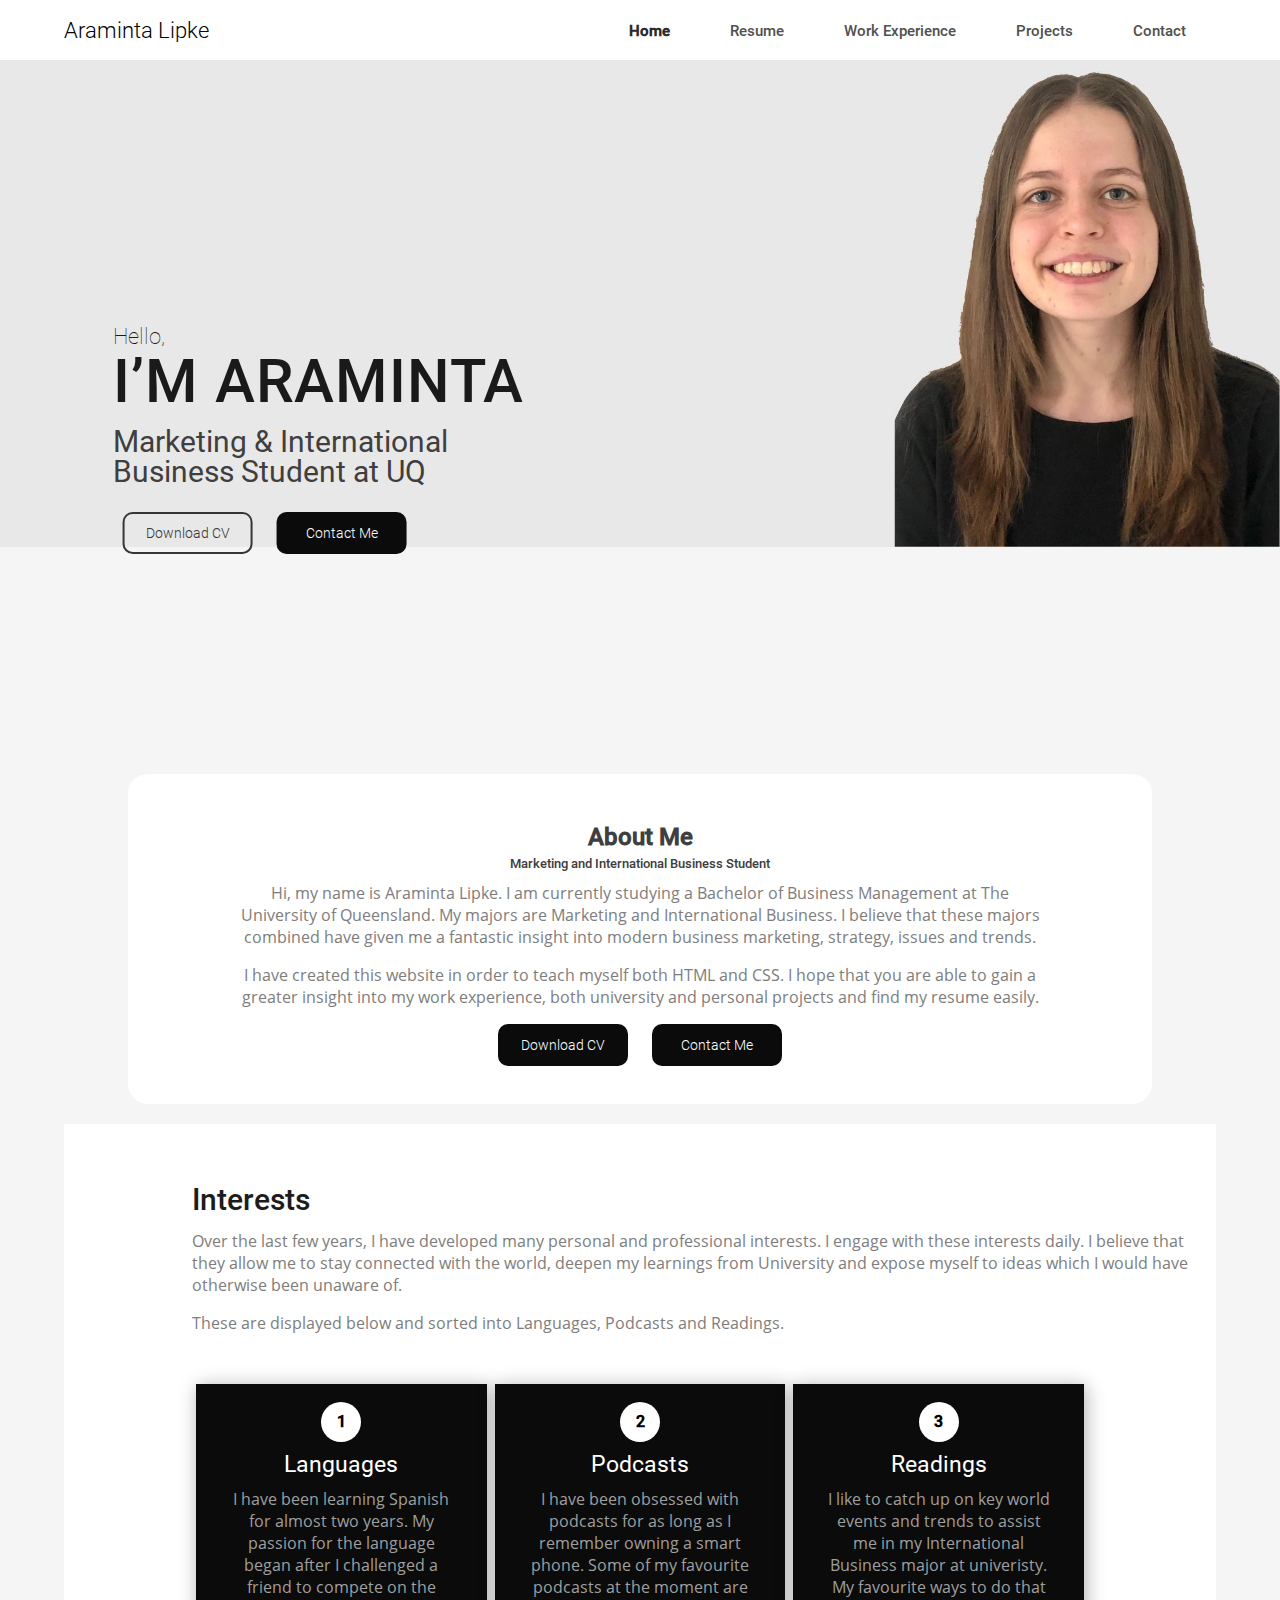
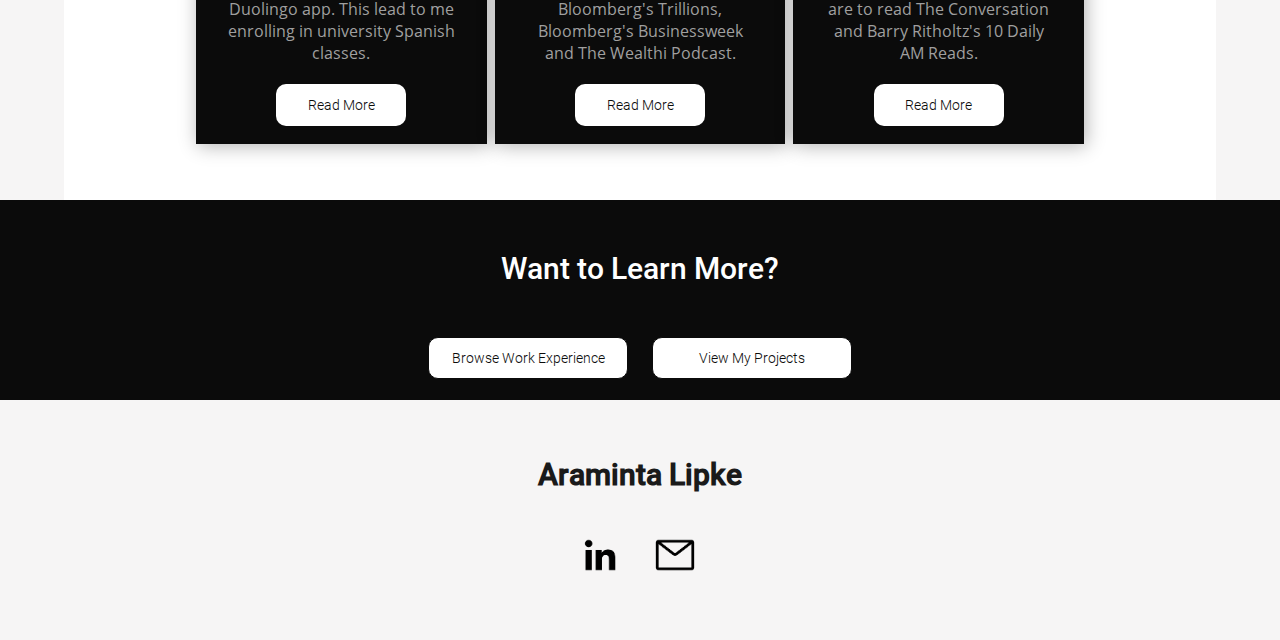
<file: index.html>
<!DOCTYPE html>
<html>
    <head>
        <meta charset="uft-8">
        <meta http-equiv="X-UA-Compatible" content="IE-edge">
        <meta name="viewport" content="width=device-width, initial-scale=1.0" >
        <title>Araminta Lipke | Home</title>
        <link rel="stylesheet" href="styles.css">
    </head>
    <body>
        <header>
            <nav>
                <a class="logo" href="index.html">Araminta Lipke</a>
                <ul>
                    <li><a href="index.html" class="active">Home</a></li>
                    <li><a href="Resume.html">Resume</a></li>
                    <li><a href="Work Experience.html">Work Experience</a></li>
                    <li><a href="Projects.html">Projects</a></li>
                    <li><a href="Contact.html">Contact</a></li>
                </ul>
                <div class="toggle"></div>
            </nav>
        </header>
        <section class="content-home">
            <div class="text-container">
                <p>Hello,</p>
                <p>I&#8217;M ARAMINTA</p>
                <p>Marketing & International<br>Business Student at UQ</p>
                <a href="Files/AramintaLIPKE_CV2020.pdf" download=""><button type="button" class="cv-btn">Download CV</button></a>
                <a href="mailto:aramintalipke@outlook.com"><button type="button" class="contact-btn">Contact Me</button></a>
            </div>
                <img class="cover" src="Images/Cover.png" alt="">
        </section>
            <div class="about-container">
                <div class="about-text">
                    <p>About Me</p>
                    <p>Marketing and International Business Student</p>
                    <p>Hi, my name is Araminta Lipke. I am currently studying a Bachelor of Business Management at The University of Queensland. My majors are Marketing and International Business. I believe that these majors combined have given me a fantastic insight into modern business marketing, strategy, issues and trends. </p>
                    <p> I have created this website in order to teach myself both HTML and CSS. I hope that you are able to gain a greater insight into my work experience, both university and personal projects and find my resume easily.</p>
                    <a href="Files/AramintaLIPKE_CV2020.pdf" download=""><button type="button" class="about-btn">Download CV</button></a>
                    <a href="mailto:aramintalipke@outlook.com"><button type="button" class="about-btn">Contact Me</button></a>
                </div>
            </div>
            <div class="interests">
                <div class="interests-text">
                    <p>Interests</p>
                    <p>Over the last few years, I have developed many personal and professional interests. I engage with these interests daily. I believe that they allow me to stay connected with the world, deepen my learnings from University and expose myself to ideas which I would have otherwise been unaware of.</p>
                    <p>These are displayed below and sorted into Languages, Podcasts and Readings.</p>
                </div>
                <div class="box-container">
                    <div class="box-1">
                        <span>1</span>
                        <p class="interest-heading">Languages</p>
                        <p class="interest-details">I have been learning Spanish for almost two years. My passion for the language began after I challenged a friend to compete on the Duolingo app. This lead to me enrolling in university Spanish classes.</p>
                        <a href="Languages.html"><button type="button" class="interest-button">Read More</button></a>
                    </div>
                    <div class="box-2">
                        <span>2</span>
                        <p class="interest-heading">Podcasts</p>
                        <p class="interest-details">I have been obsessed with podcasts for as long as I remember owning a smart phone. Some of my favourite podcasts at the moment are Bloomberg's Trillions, Bloomberg's Businessweek and The Wealthi Podcast.</p>
                        <a href="Podcasts.html"><button type="button" class="interest-button">Read More</button></a>
                    </div>
                    <div class="box-3">
                        <span>3</span>
                        <p class="interest-heading">Readings</p>
                        <p class="interest-details">I like to catch up on key world events and trends to assist me in my International Business major at univeristy. My favourite ways to do that are to read The Conversation and Barry Ritholtz's 10 Daily AM Reads.</p>
                        <a href="Readings.html"><button type="button" class="interest-button">Read More</button></a>
                    </div>
                </div>
            </div>
            <div class="home-moreinfo">
                    <p>Want to Learn More?</p>
                    <div class="info-btn">
                        <a href="Work Experience.html"><button type="button" class="moreinfo-button">Browse Work Experience</button></a>
                        <a href="Projects.html"><button type="button" class="moreinfo-button">View My Projects</button></a>
                    </div>
            </div>
        <footer>
            <p>Araminta Lipke</p>
            <div class="footer-icons">
                <a href="http://www.linkedin.com/in/araminta-lipke"> <img src="Images/Linkedin Logo Black.png" alt="LinkedIn Logo"> </a>
                <a href="mailto:aramintalipke@gmail.com"> <img src="Images/Email Logo Black.png" alt="Email Logo"> </a>
            </div>
        </footer>
    </body>
</html>
</file>
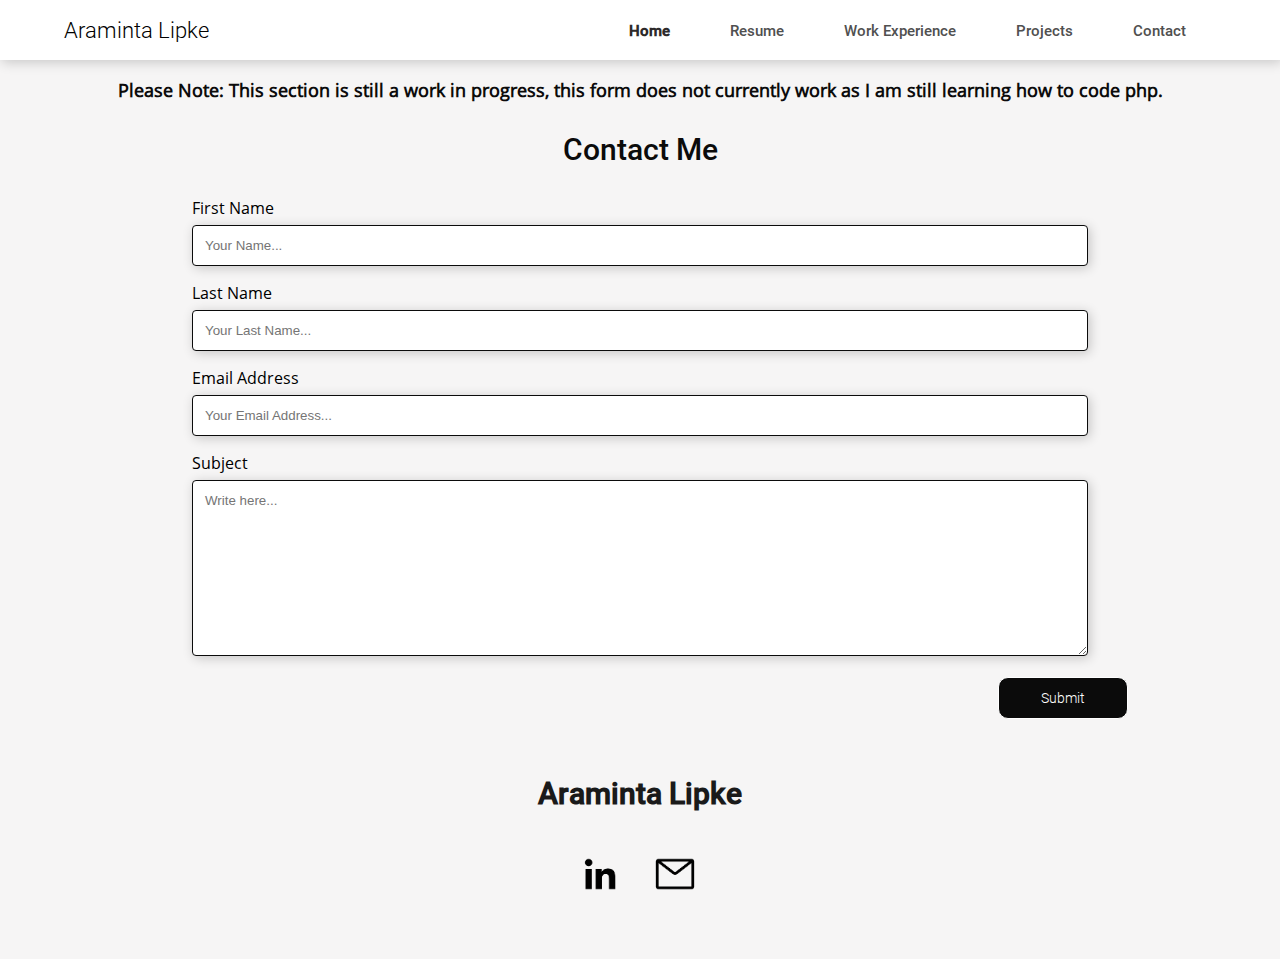
<file: Contact.html>
<!DOCTYPE html>
<html>
    <head>
        <meta charset="uft-8">
        <meta http-equiv="X-UA-Compatible" content="IE-edge">
        <meta name="viewport" content="width=device-width, initial-scale=1.0" >
        <title>Araminta Lipke | Home</title>
        <link rel="stylesheet" href="styles.css">
    </head>
    <body>
        <header>
            <nav>
                <a class="logo" href="index.html">Araminta Lipke</a>
                <ul>
                    <li><a href="index.html" class="active">Home</a></li>
                    <li><a href="Resume.html">Resume</a></li>
                    <li><a href="Work Experience.html">Work Experience</a></li>
                    <li><a href="Projects.html">Projects</a></li>
                    <li><a href="Contact.html">Contact</a></li>
                </ul>
                <div class="toggle"></div>
            </nav>
        </header>
            <p class="unfinished"> Please Note: This section is still a work in progress, this form does not currently work as I am still learning how to code php. <p>
            <p class="section-header">Contact Me</p>
            <div>
                <form class="contact" action="/action_page.php">
                    <label for="fname">First Name</label>
                    <input type="text" id="fname" name="firstname" placeholder="Your Name...">
                    
                    <label for="lname"> Last Name</label>
                    <input type="text" id="lname" name="lastname" placeholder="Your Last Name...">
                    
                    <label for="email">Email Address</label>
                    <input type="text" id="email" name="emailaddress" placeholder="Your Email Address...">

                    <label for="subject">Subject</label>
                    <textarea name="Subject" id="Subject" cols="30" rows="10" placeholder="Write here..."></textarea>

                    <input class="submit-btn" type="submit" value="Submit">
                </form>
            </div>
        <footer>
            <p>Araminta Lipke</p>
            <div class="footer-icons">
                <a href="http://www.linkedin.com/in/araminta-lipke"> <img src="Images/Linkedin Logo Black.png" alt="LinkedIn Logo"> </a>
                <a href="mailto:aramintalipke@gmail.com"> <img src="Images/Email Logo Black.png" alt="Email Logo"> </a>
            </div>
        </footer>
    </body>
</html>
</file>
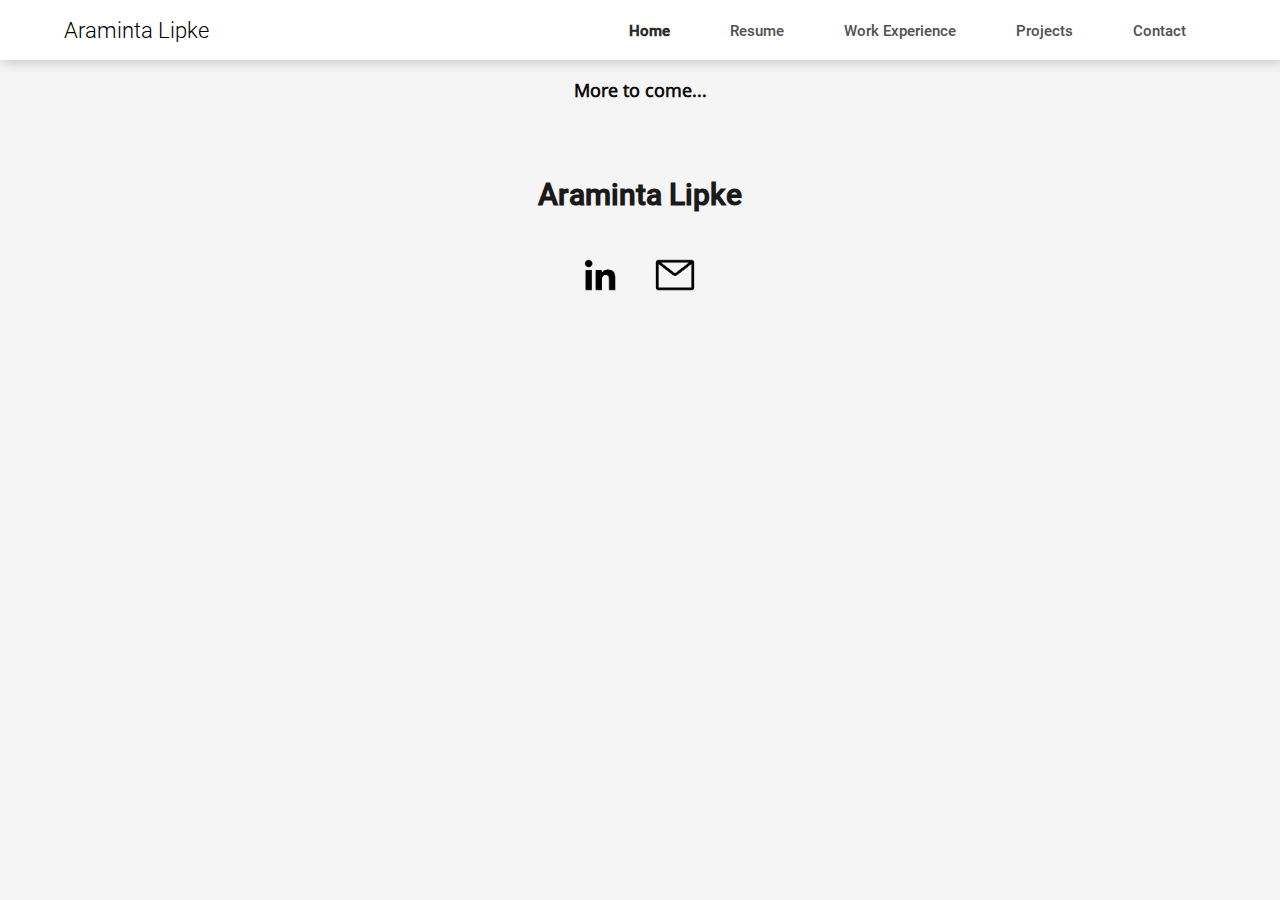
<file: Languages.html>
<html>
    <head>
        <meta charset="uft-8">
        <meta http-equiv="X-UA-Compatible" content="IE-edge">
        <meta name="viewport" content="width=device-width, initial-scale=1.0" >
        <title>Araminta Lipke | Home</title>
        <link rel="stylesheet" href="styles.css">
    </head>
    <body>
        <header>
            <nav>
                <a class="logo" href="index.html">Araminta Lipke</a>
                <ul>
                    <li><a href="index.html" class="active">Home</a></li>
                    <li><a href="Resume.html">Resume</a></li>
                    <li><a href="Work Experience.html">Work Experience</a></li>
                    <li><a href="Projects.html">Projects</a></li>
                    <li><a href="Contact.html">Contact</a></li>
                </ul>
                <div class="toggle"></div>
            </nav>
        </header>
        <p class="unfinished">More to come...</p>
        <footer>
            <p>Araminta Lipke</p>
            <div class="footer-icons">
                <a href="http://www.linkedin.com/in/araminta-lipke"> <img src="Images/Linkedin Logo Black.png" alt="LinkedIn Logo"> </a>
                <a href="mailto:aramintalipke@gmail.com"> <img src="Images/Email Logo Black.png" alt="Email Logo"> </a>
            </div>
        </footer>
    </body>
</html>
</file>
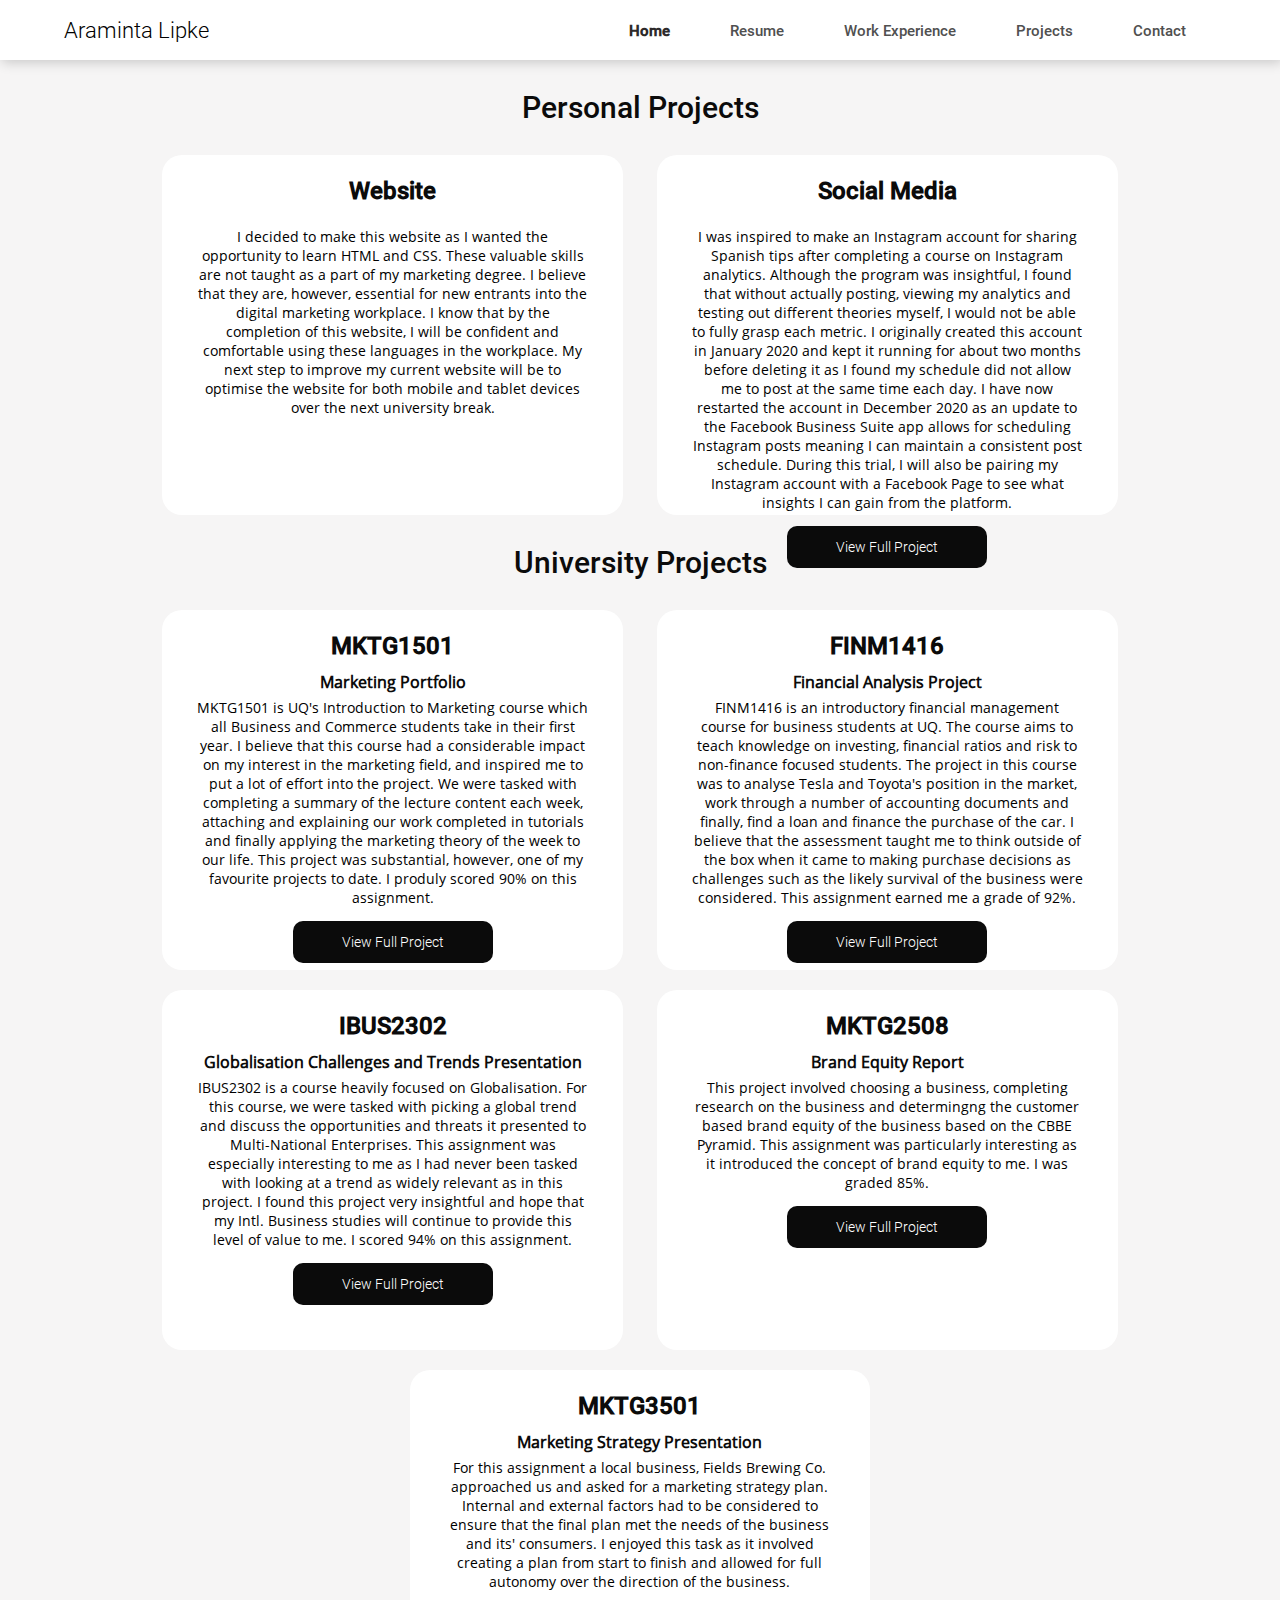
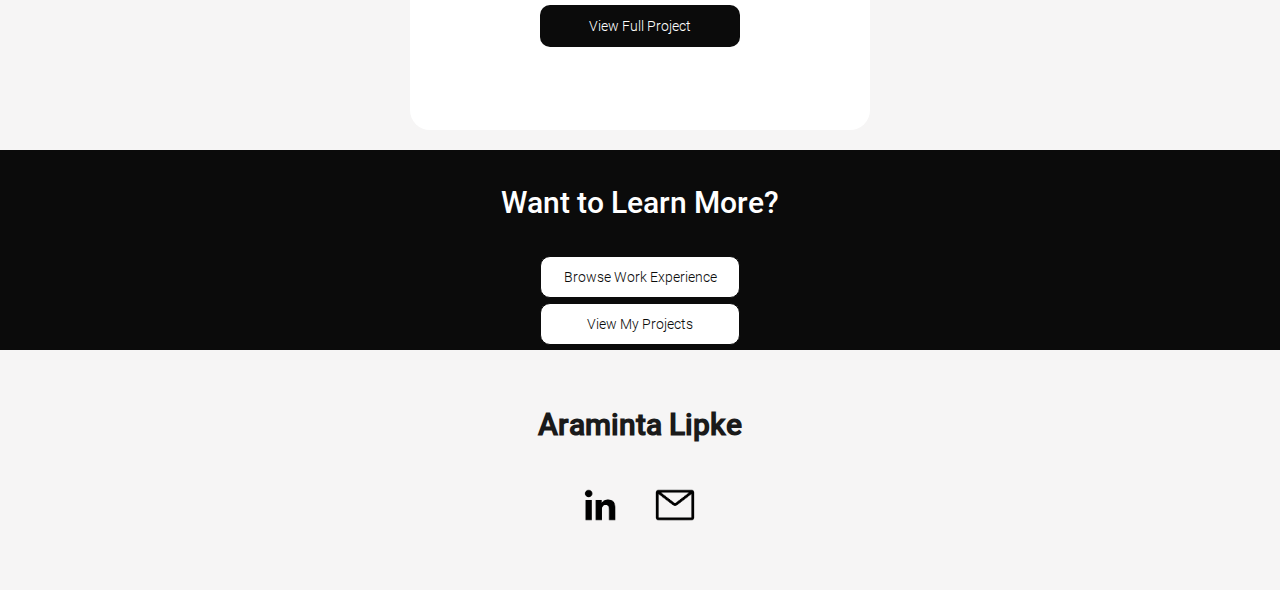
<file: Projects.html>
<!DOCTYPE html>
<html>
    <head>
        <meta charset="uft-8">
        <meta http-equiv="X-UA-Compatible" content="IE-edge">
        <meta name="viewport" content="width=device-width, initial-scale=1.0" >
        <title>Araminta Lipke | Projects</title>
        <link rel="stylesheet" href="styles.css">
    </head>
    <body>
        <header>
            <nav>
                <a class="logo" href="index.html">Araminta Lipke</a>
                <ul>
                    <li><a href="index.html" class="active">Home</a></li>
                    <li><a href="Resume.html">Resume</a></li>
                    <li><a href="Work Experience.html">Work Experience</a></li>
                    <li><a href="Projects.html">Projects</a></li>
                    <li><a href="Contact.html">Contact</a></li>
                </ul>
                <div class="toggle"></div>
            </nav>
        </header>

        <p class="section-header">Personal Projects</p>

        <div class="projects-container">
            <div class="project-1">
                <div class="projects-text">
                    <p class="project-title">Website</p>
                    <p>I decided to make this website as I wanted the opportunity to learn HTML and CSS. These valuable skills are not taught as a part of my marketing degree. I believe that they are, however, essential for new entrants into the digital marketing workplace. I know that by the completion of this website, I will be confident and comfortable using these languages in the workplace. My next step to improve my current website will be to optimise the website for both mobile and tablet devices over the next university break.
                    </p>
                </div>
            </div>
            <div class="project-2">
                <div class="projects-text">
                    <p class="project-title">Social Media</p>
                    <p>I was inspired to make an Instagram account for sharing Spanish tips after completing a course on Instagram analytics. Although the program was insightful, I found that without actually posting, viewing my analytics and testing out different theories myself, I would not be able to fully grasp each metric. I originally created this account in January 2020 and kept it running for about two months before deleting it as I found my schedule did not allow me to post at the same time each day. I have now restarted the account in December 2020 as an update to the Facebook Business Suite app allows for scheduling Instagram posts meaning I can maintain a consistent post schedule. During this trial, I will also be pairing my Instagram account with a Facebook Page to see what insights I can gain from the platform.</p>
                    <a href=https://instagram.com/spanish.word.daily target="_blank"><button type="button" class="projects-btn">View Full Project</button></a>              

                </div>
            </div>
        </div>

        <p class="section-header">University Projects</p>

        <div class="projects-container">
            <div class="project-1">
                <div class="projects-text">
                    <p class="project-title">MKTG1501</p>
                    <p class="project-subtitle">Marketing Portfolio</p>
                    <p>MKTG1501 is UQ's Introduction to Marketing course which all Business and Commerce students take in their first year. I believe that this course had a considerable impact on my interest in the marketing field, and inspired me to put a lot of effort into the project. We were tasked with completing a summary of the lecture content each week, attaching and explaining our work completed in tutorials and finally applying the marketing theory of the week to our life. This project was substantial, however, one of my favourite projects to date. I produly scored 90% on this assignment.</p>
                    <a href="Files/LIPKE_Araminta_ePortfolio.pdf" download="" target="_blank"><button type="button" class="projects-btn">View Full Project</button></a>              
                </div>
            </div>
            <div class="project-2">
                <div class="projects-text">
                    <p class="project-title">FINM1416</p>
                    <p class="project-subtitle">Financial Analysis Project</p>
                    <p>FINM1416 is an introductory financial management course for business students at UQ. The course aims to teach knowledge on investing, financial ratios and risk to non-finance focused students. The project in this course was to analyse Tesla and Toyota's position in the market, work through a number of accounting documents and finally, find a loan and finance the purchase of the car. I believe that the assessment taught me to think outside of the box when it came to making purchase decisions as challenges such as the likely survival of the business were considered. This assignment earned me a grade of 92%.</p>
                    <a href="Files/LIPKE_Araminta_FinancialAnalysisProject.pdf" download="" target="_blank"><button type="button" class="projects-btn">View Full Project</button></a>              

                </div>
            </div>
        </div>

        <div class="projects-container">
            <div class="project-1">
                <div class="projects-text">
                    <p class="project-title">IBUS2302</p>
                    <p class="project-subtitle">Globalisation Challenges and Trends Presentation</p>
                    <p>IBUS2302 is a course heavily focused on Globalisation. For this course, we were tasked with picking a global trend and discuss the opportunities and threats it presented to Multi-National Enterprises. This assignment was especially interesting to me as I had never been tasked with looking at a trend as widely relevant as in this project. I found this project very insightful and hope that my Intl. Business studies will continue to provide this level of value to me. I scored 94% on this assignment.</p>
                    <a href="Files/LIPKE_Araminta_MegaTrendPres.pdf" download="" target="_blank"><button type="button" class="projects-btn">View Full Project</button></a>              

                </div>
            </div>
            <div class="project-2">
                <div class="projects-text">
                    <p class="project-title">MKTG2508</p>
                    <p class="project-subtitle">Brand Equity Report</p>
                    <p>This project involved choosing a business, completing research on the business and determingng the customer based brand equity of the business based on the CBBE Pyramid. This assignment was particularly interesting as it introduced the concept of brand equity to me. I was graded 85%.</p>
                    <a href="Files/LIPKE_Araminta_CBBEAssignment.pdf" download="" target="_blank"><button type="button" class="projects-btn">View Full Project</button></a>              

                </div>
            </div>
        </div>

        <div class="projects-container">
            <div class="project-1">
                <div class="projects-text">
                <p class="project-title">MKTG3501</p>
                <p class="project-subtitle">Marketing Strategy Presentation</p>
                <p>For this assignment a local business, Fields Brewing Co. approached us and asked for a marketing strategy plan. Internal and external factors had to be considered to ensure that the final plan met the needs of the business and its' consumers. I enjoyed this task as it involved creating a plan from start to finish and allowed for full autonomy over the direction of the business.</p>
                <div>
                <a href="Files/LIPKE_Araminta_StrategyPresentation.pdf" download="" target="_blank"><button type="button" class="projects-btn">View Full Project</button></a>
                </div>              
                </div>
            </div>
        </div>
        </div>

            <div class="home-moreinfo">
                <p>Want to Learn More?</p>
                <button class="moreinfo-button">Browse Work Experience</button>
                <button class="moreinfo-button">View My Projects</button>
            </div>
        <footer>
            <p>Araminta Lipke</p>
            <div class="footer-icons">
                <a href="http://www.linkedin.com/in/araminta-lipke"> <img src="Images/Linkedin Logo Black.png" alt="LinkedIn Logo"> </a>
                <a href="mailto:aramintalipke@gmail.com"> <img src="Images/Email Logo Black.png" alt="Email Logo"> </a>
            </div>
        </footer>
    </body>
</html>
</file>
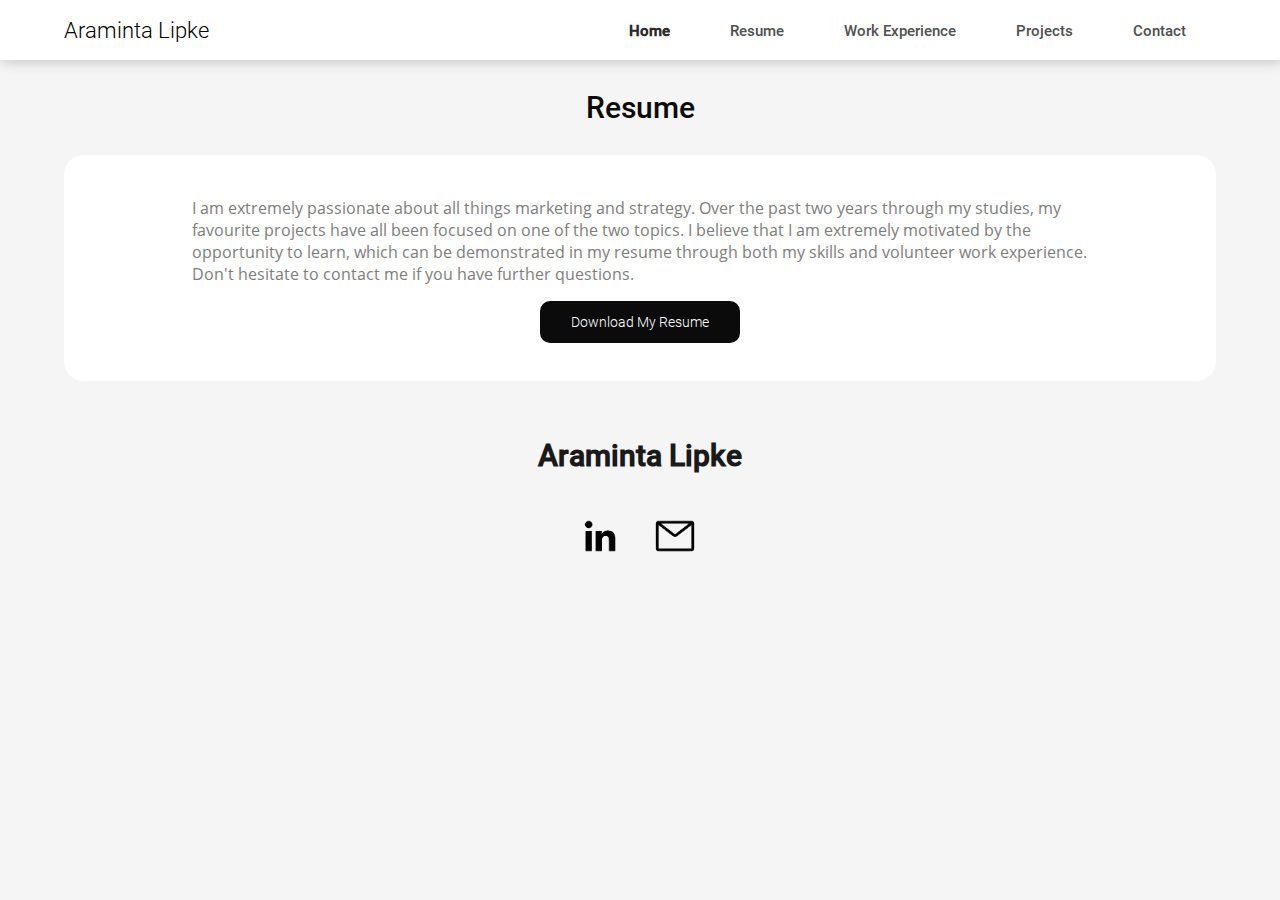
<file: Resume.html>
<!DOCTYPE html>
<html>
    <head>
        <meta charset="uft-8">
        <meta http-equiv="X-UA-Compatible" content="IE-edge">
        <meta name="viewport" content="width=device-width, initial-scale=1.0" >
        <title>Araminta Lipke | Resume</title>
        <link rel="stylesheet" href="styles.css">
    </head>
    <body>
        <header>
            <nav>
                <a class="logo" href="index.html">Araminta Lipke</a>
                <ul>
                    <li><a href="index.html" class="active">Home</a></li>
                    <li><a href="Resume.html">Resume</a></li>
                    <li><a href="Work Experience.html">Work Experience</a></li>
                    <li><a href="Projects.html">Projects</a></li>
                    <li><a href="Contact.html">Contact</a></li>
                </ul>
                <div class="toggle"></div>
            </nav>
        </header>
        <div>
            <p class="section-header">Resume</p>
            <div class="resume">
                <p class="resume-text"> I am extremely passionate about all things marketing and strategy. Over the past two years through my studies, my favourite projects have all been focused on one of the two topics. I believe that I am extremely motivated by the opportunity to learn, which can be demonstrated in my resume through both my skills and volunteer work experience. Don't hesitate to contact me if you have further questions.</p>
                <a href="Files/AramintaLIPKE_CV2020.pdf" download=""><button type="button" class="resume-btn">Download My Resume</button></a>
            </div>
        </div>
        <footer>
            <p>Araminta Lipke</p>
            <div class="footer-icons">
                <a href="http://www.linkedin.com/in/araminta-lipke"> <img src="Images/Linkedin Logo Black.png" alt="LinkedIn Logo"> </a>
                <a href="mailto:aramintalipke@gmail.com"> <img src="Images/Email Logo Black.png" alt="Email Logo"> </a>
            </div>
        </footer>
    </body>
</html>
</file>
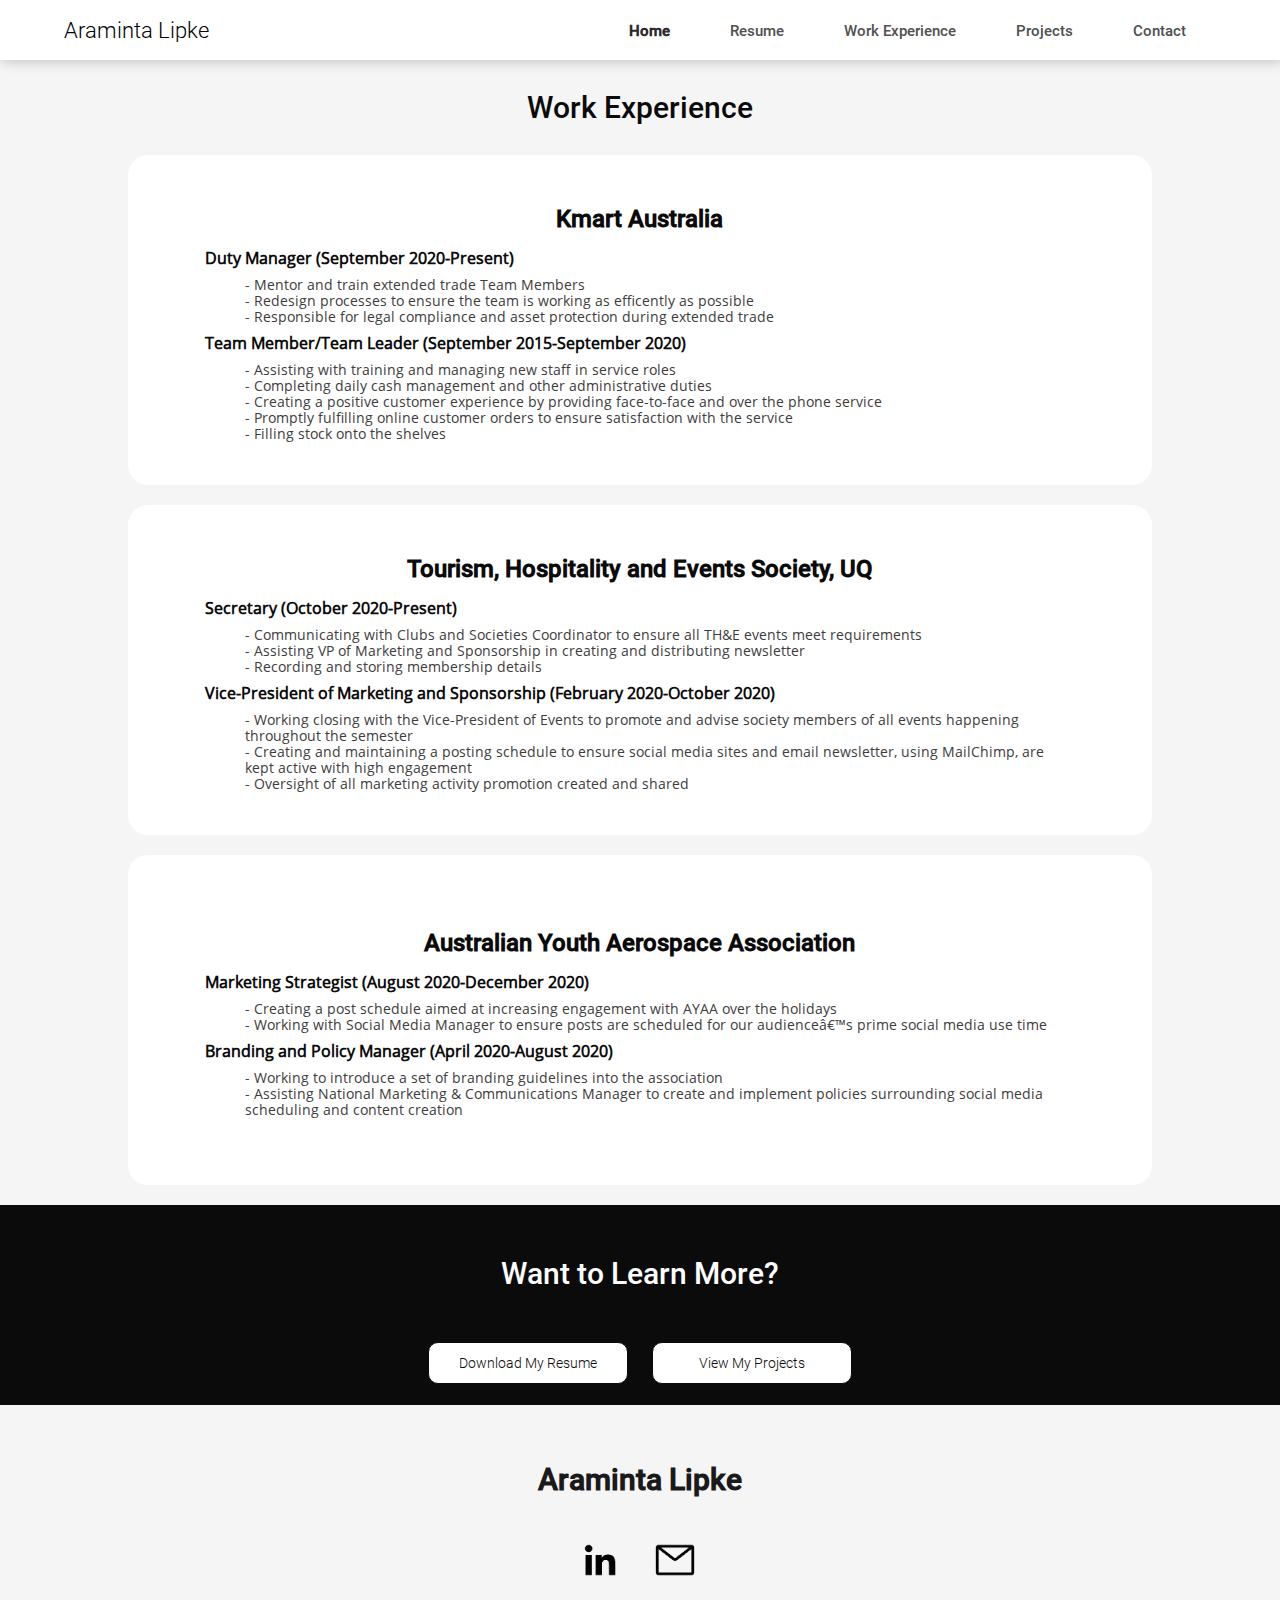
<file: Work Experience.html>
<!DOCTYPE html>
<html>
    <head>
        <meta charset="uft-8">
        <meta http-equiv="X-UA-Compatible" content="IE-edge">
        <meta name="viewport" content="width=device-width, initial-scale=1.0" >
        <title>Araminta Lipke | Work Experience</title>
        <link rel="stylesheet" href="styles.css">
    </head>
    <body>
        <header>
            <nav>
                <a class="logo" href="index.html">Araminta Lipke</a>
                <ul>
                    <li><a href="index.html" class="active">Home</a></li>
                    <li><a href="Resume.html">Resume</a></li>
                    <li><a href="Work Experience.html">Work Experience</a></li>
                    <li><a href="Projects.html">Projects</a></li>
                    <li><a href="Contact.html">Contact</a></li>
                </ul>
                <div class="toggle"></div>
            </nav>
        </header>

        <p class="section-header">Work Experience</p>

        <div class="experience-container">
            <div class="experience-text">
                <p class="company">Kmart Australia</p>
                <p class="role">Duty Manager (September 2020-Present)</p>
                <ul>
                    <li>- Mentor and train extended trade Team Members</li>
                    <li>- Redesign processes to ensure the team is working as efficently as possible</li>
                    <li>- Responsible for legal compliance and asset protection during extended trade</li>
                </ul>
                <p class="role">Team Member/Team Leader (September 2015-September 2020)</p>
                <ul>
                    <li>- Assisting with training and managing new staff in service roles</li>
                    <li>- Completing daily cash management and other administrative duties</li>
                    <li>- Creating a positive customer experience by providing face-to-face and over the phone service</li>
                    <li>- Promptly fulfilling online customer orders to ensure satisfaction with the service</li>
                    <li>- Filling stock onto the shelves</li>
                </ul>
            </div>
        </div>
        
        <div class="experience-container">
            <div class="experience-text">
                <p class="company">Tourism, Hospitality and Events Society, UQ</p>
                <p class="role">Secretary (October 2020-Present)</p>
                <ul>
                    <li>- Communicating with Clubs and Societies Coordinator to ensure all TH&E events meet requirements</li>
                    <li>- Assisting VP of Marketing and Sponsorship in creating and distributing newsletter</li>
                    <li>- Recording and storing membership details</li>
                </ul>
                <p class="role">Vice-President of Marketing and Sponsorship (February 2020-October 2020)</p>
                <ul>
                    <li>- Working closing with the Vice-President of Events to promote and advise society members of all events happening throughout the semester</li>
                    <li>- Creating and maintaining a posting schedule to ensure social media sites and email newsletter, using MailChimp, are kept active with high engagement</li>
                    <li>- Oversight of all marketing activity promotion created and shared</li>
                </ul>
            </div>
        </div>

        <div class="experience-container">
            <div class="experience-text">
                <p class="company">Australian Youth Aerospace Association</p>
                <p class="role">Marketing Strategist (August 2020-December 2020)</p>
                <ul>
                    <li>- Creating a post schedule aimed at increasing engagement with AYAA over the holidays</li>
                    <li>- Working with Social Media Manager to ensure posts are scheduled for our audience’s prime social media use time</li>
                </ul>
                <p class="role">Branding and Policy Manager (April 2020-August 2020)</p>
                <ul>
                    <li>- Working to introduce a set of branding guidelines into the association</li>
                    <li>- Assisting National Marketing & Communications Manager to create and implement policies surrounding social media scheduling and content creation</li>
                </ul>
            </div>
        </div>

            <div class="home-moreinfo">
                <p>Want to Learn More?</p>
                <div>
                    <a href="Files/AramintaLIPKE_CV2020.pdf" download=""><button type="button" class="moreinfo-button">Download My Resume</button></a>
                    <a href="Projects.html"><button type="button" class="moreinfo-button">View My Projects</button></a>
                </div>
            </div>
        <footer>
            <p>Araminta Lipke</p>
            <div class="footer-icons">
                <a href="http://www.linkedin.com/in/araminta-lipke"> <img src="Images/Linkedin Logo Black.png" alt="LinkedIn Logo"> </a>
                <a href="mailto:aramintalipke@gmail.com"> <img src="Images/Email Logo Black.png" alt="Email Logo"> </a>
            </div>
        </footer>
    </body>
</html>
</file>
<file: styles.css>
@font-face {
    font-family: Roboto;
    src: url(Fonts/Roboto-Regular.ttf);
}
@font-face {
    font-family: Roboto;
    src: url(Fonts/Roboto-Light.ttf);
    font-weight: 300;
}
@font-face{
    font-family: Roboto;
    src: url(Fonts/Roboto-Thin.ttf);
    font-weight: 100;
}
@font-face {
    font-family: Roboto;
    src: url(Fonts/Roboto-Medium.ttf);
    font-weight: 500;
}
@font-face {
    font-family: Open-Sans;
    src: url(Fonts/OpenSans-Regular.ttf);
}

body {
    background-color: #f6f5f5;
    margin: 0px;
    padding: 0px;
    font-family: Open-Sans

}

ul {
    list-style: none;
    line-height: 14px;
}

a {
    text-decoration: none;
}

section {
    width: 100%;
    height: 95vh;
    background-image: url(); /*FIND IMAGE*/
    background-size: cover;
    background-repeat: no-repeat;
    position: relative;
}

nav {
    display: flex;
    justify-content: space-between;
    align-items: center;
    height: 60px;
    background-color: #ffffff;
    box-shadow: 2px 2px 12px rgba(0, 0, 0, 0.2);
    padding: 0px 5%;
}

nav ul {
    display: flex;
    font-weight: 50;
}

.toggle {
    display: none;
}

nav ul li a {
    margin: 30px;
    color: #505050;
    font-size: 15px;
    font-weight: 500;
    font-family: Roboto;
}

.logo {
    color: #000000;
    font-size: 22px;
    font-family: Roboto;
    font-weight: 300;
}

.active {
    color: #2d2a2a;
    font-weight: bold;
}


/*-----------------HOME PAGE-----------------*/


.text-container p:nth-child(1){
    font-family: Roboto;
    font-weight: 100;
    color: #1a1a1a;
    font-size: 22px;
}

.text-container p:nth-child(2) {
    font-family: Roboto;
    font-weight: 500;
    letter-spacing: 1px;
    color: #1a1a1a;
    font-size: 60px;
}

.text-container p:nth-child(3) {
    font-family: Roboto;
    color: #403e3e;
    font-size: 30px;
    line-height: 30px;
}

.text-container p{
    margin: 45px 0px 25px;
    line-height: 0px;
}

.text-container button {
    width: 130px;
    height: 42px;
    border-radius: 10px;
    font-family: Roboto;
    font-weight: 300;
    font-size: 14px;
    outline: none;
    margin: 0px 10px;
}

.text-container {
    position: absolute;
    left: 13%;
    top: 40%;
    transform: translate(-13%, -42%);
}

.cv-btn {
    border: 2px solid #373636;
    color: #373636;
    background-color: transparent;
}

.contact-btn {
    background-color: #0B0B0B;
    color: #ffffff;
    border: none;
}

.cover {
    max-width: 100%;
}

button:active {
    transform: scale(1.1);
}

.about-container {
    width: 80%;
    height: 330px;
    background-color: #ffffff;
    border-radius: 20px;
    box-shadow: 2px 2px 12px rgba (0, 0, 0, 0.2);
    display: flex;
    margin: -11% auto 20px auto;
    position: relative;
    justify-content: space-evenly;
    align-items: center;
}

.about-text {
    width: 800px;
    text-align: center;
}

.about-text p:nth-child(1) {
    font-family: Roboto;
    color: #403e3e;
    font-weight: bold;
    font-size: 24px;
    line-height: 0px;
}

.about-text p:nth-child(2) {
    font-family: Roboto;
    color: #3e3d3d;
    font-size: 13px;
    font-weight: 500;
    line-height: 5px;
}

.about-text p:nth-child(3), .about-text p:nth-child(4) {
    color: #7e7d7d;
    font-size: 16px;
}

.about-btn {
    width: 130px;
    height: 42px;
    border-radius: 10px;
    font-family: Roboto;
    font-weight: 300;
    font-size: 14px;
    outline: none;
    margin: 0px 10px;
    background-color: #0B0B0B;
    color: #ffffff;
    border: none;
}

.interests {
    margin: 0%;
    height: 650px;
    width: 70%;
    align-items: center;;
    background-color: #ffffff;
    padding: 2% 10% 0px 10%;
    margin: auto;
}

.interests-text p:nth-child(1){
    font-family: Roboto;
    font-weight: 500;
    color: #1d1c1c;
    font-size: 30px;
    line-height: 0px;
}

.interests-text p:nth-child(2),
.interests-text p:nth-child(3) {
    color: #7e7d7d;
    font-size: 12;
}

.interests-text {
    width: 1000px;
    margin: 50px 0px;
}

.box-container {
    display: flex;
    justify-content: space-between;
}

.box-1,
.box-2,
.box-3 {
    width: 300px;
    height: 360px;
    background-repeat: no-repeat;
    background-size: cover;
    box-shadow: 2px 2px 18px rgba(0, 0, 0, 0.3);
    align-items: center;
    justify-content: center;
    display: flex;
    flex-direction: column;
    margin: 0px 4px;
    background-color: #0B0B0B;
}

.box-1 span, 
.box-2 span,
.box-3 span {
    width: 40px;
    height: 40px;
    border-radius: 50%;
    background-color: #ffffff;
    display: flex;
    justify-content: center;
    align-items: center;
    font-family: Roboto;
    font-weight: bold;
}

.box-1 p:nth-child(2), 
.box-2 p:nth-child(2),
.box-3 p:nth-child(2) {
    color: #ffffff;
    font-family: Roboto;
    font-size: 23px;
    line-height: 0px;
}

.box-1 p:nth-child(3), 
.box-2 p:nth-child(3),
.box-3 p:nth-child(3) {
    color: #9f9f9f;
    text-align: center;
    width: 230px;
    margin: 0px 0px 20px 0px;
}

.box-1 button,
.box-2 button,
.box-3 button {
    width: 130px;
    height: 42px;
    border-radius: 10px;
    font-family: Roboto;
    font-weight: 300;
    font-size: 14px;
    outline: none;
    margin: 0px 10px;
    background-color: #ffffff;
    color: #0B0B0B;
    border: none;
}

.home-moreinfo {
    width: 100%;
    height: 200px;
    background-color: #0B0B0B;
    box-shadow: 2px 2px 12px rgba (0, 0, 0, 0.2);
    display: flex;
    justify-content: space-evenly;
    align-items: center;
    flex-direction: column;
    vertical-align: middle;
}

.home-moreinfo p {
    color: #ffffff;
    font-size: 30px;
    font-family: Roboto;
    font-weight: 500;
}

.moreinfo-button {
    width: 200px;
    height: 42px;
    border-radius: 10px;
    font-family: Roboto;
    font-weight: 300;
    font-size: 14px;
    outline: none;
    margin: 0px 10px;
    background-color: #ffffff;
    color: #0B0B0B;
    border: 1px solid #0B0B0B;
}

.info-btn {
    display: inline;
}


/*-----------------FOOTER-----------------*/


footer p {
    font-family: Roboto;
    font-size: 30px;
    font-weight: bold;
    color: #1a1a1a;
    line-height: 10px;
}

footer {
    height: 240px;
    display: flex;
    flex-direction: column;
    align-items: center;
    justify-content: center;
    position: relative;
}

.footer-icons img {
    width: 50px;
    height: 50px;
    display: flex;
    justify-content: center;
    align-items: center;
    margin: 20px 10px;
}

.footer-icons {
    display: flex;
}

.footer-icons a:hover {
    background-color: #e8e8e8;
}


/*-----------------WORK EXPERIENCE-----------------*/


.experience-container {
    width: 80%;
    height: 330px;
    background-color: #ffffff;
    border-radius: 20px;
    box-shadow: 2px 2px 12px rgba (0, 0, 0, 0.2);
    display: flex;
    margin: 1% auto 20px auto;
    position: relative;
    justify-content: space-evenly;
    align-items: center;
}

.experience-text {
    width: 85%;
    text-align: center;
}

.company {
    font-family: Roboto;
    text-align: center;
    color: #0B0B0B;
    font-weight: bold;
    font-size: 24px;
    line-height: 26px;
}

.role {
    color: #0B0B0B;
    font-size: 16px;
    font-weight: bold;
    line-height: 5px;
    text-align: left;
}

.experience-container li {
    color: #3e3d3d;
    font-size: 14px;
    font-weight: normal;
    line-height: 16px;
    text-align: left;
}

.employer-logo {
    align-items: right;
    display: inline-block;
    max-width: 200px;
}

.section-header {
    font-family: Roboto;
    font-weight: 500;
    font-size: 30px;
    color: #0B0B0B;
    text-align: center;
}


/*-----------------CONTACT-----------------*/



.contact{
    max-width: 70%;
    margin-left: 15%;
    margin-right: 15%;
    margin-left: auto;
    margin-right: auto;
    text-align: left;
}

input[type=text], textarea {
    width: 100%;
    padding: 12px;
    border: 1px solid #0B0B0B;
    border-radius: 4px;
    box-sizing: border-box;
    box-shadow: 2px 2px 12px rgba(0, 0, 0, 0.2);
    margin-top: 6px;
    margin-bottom: 16px;
    resize: vertical;
    font-family: Arial, Helvetica, sans-serif;
    color: #3e3d3d;
}

.submit-btn {
    width: 130px;
    height: 42px;
    border-radius: 10px;
    font-family: Roboto;
    font-weight: 300;
    font-size: 14px;
    outline: none;
    margin: 0px 10px;
    background-color: #0b0b0b;
    color: #ffffff;
    border: 1px solid #ffffff;
    margin-left: 90%;
}

/*-----------------RESUME-----------------*/

.resume {
    margin-top: 10%;
    height: 200px;
    width: 70%;
    align-items: center;
    background-color: #ffffff;
    padding: 2% 10% 0px 10%;
    margin: auto;
    text-align: center;
    border-radius: 20px;
}

.resume-text {
    color: #7e7d7d;
    font-size: 12;
    text-align: left;
}

.resume-btn {
    width: 200px ;
    height: 42px;
    border-radius: 10px;
    font-family: Roboto;
    font-weight: 300;
    font-size: 14px;
    outline: none;
    margin: 0px 10px;
    background-color: #0B0B0B;
    color: #ffffff;
    border: none;
}

/*PROJECTS*/

.projects-container {
    width: 80%;
    height: 360px;
    box-shadow: 2px 2px 12px rgba (0, 0, 0, 0.2);
    display: flex;
    margin: 1% auto 20px auto;
    position: relative;
    justify-content: space-evenly;
    align-items: center;
    font-size: 14px;
}

.project-1 {
    width: 45%;
    height: 360px;
    background-color: white;
    float: left;
    border-radius: 20px;
}

.project-2 {
    width: 45%;
    height: 360px;
    background-color: white;
    border-radius: 20px;
}

.projects-text {
    width: 100%;
    text-align: center;
}

.project-title {
    font-family: Roboto;
    text-align: center;
    color: #0B0B0B;
    font-weight: bold;
    font-size: 24px;
    line-height: 24px;
    text-align: center;
}

.project-subtitle {
    color: #0B0B0B;
    font-size: 16px;
    font-weight: bold;
    line-height: 0px;
    text-align: center;
}

.section-header {
    font-family: Roboto;
    font-weight: 500;
    font-size: 30px;
    color: #0B0B0B;
    text-align: center;
}

.projects-text {
    width: 85%;
    margin-left: 7.5%;
}

.projects-btn {
    width: 200px ;
    height: 42px;
    border-radius: 10px;
    font-family: Roboto;
    font-weight: 300;
    font-size: 14px;
    outline: none;
    margin: 0px 10px;
    background-color: #0B0B0B;
    color: #ffffff;
    border: none;
}

/*Unfinihsed pages*/

.unfinished {
    text-align: center;
    font-size: 18px;
    color: #0b0b0b;
    font-weight: bold;
}
</file>
